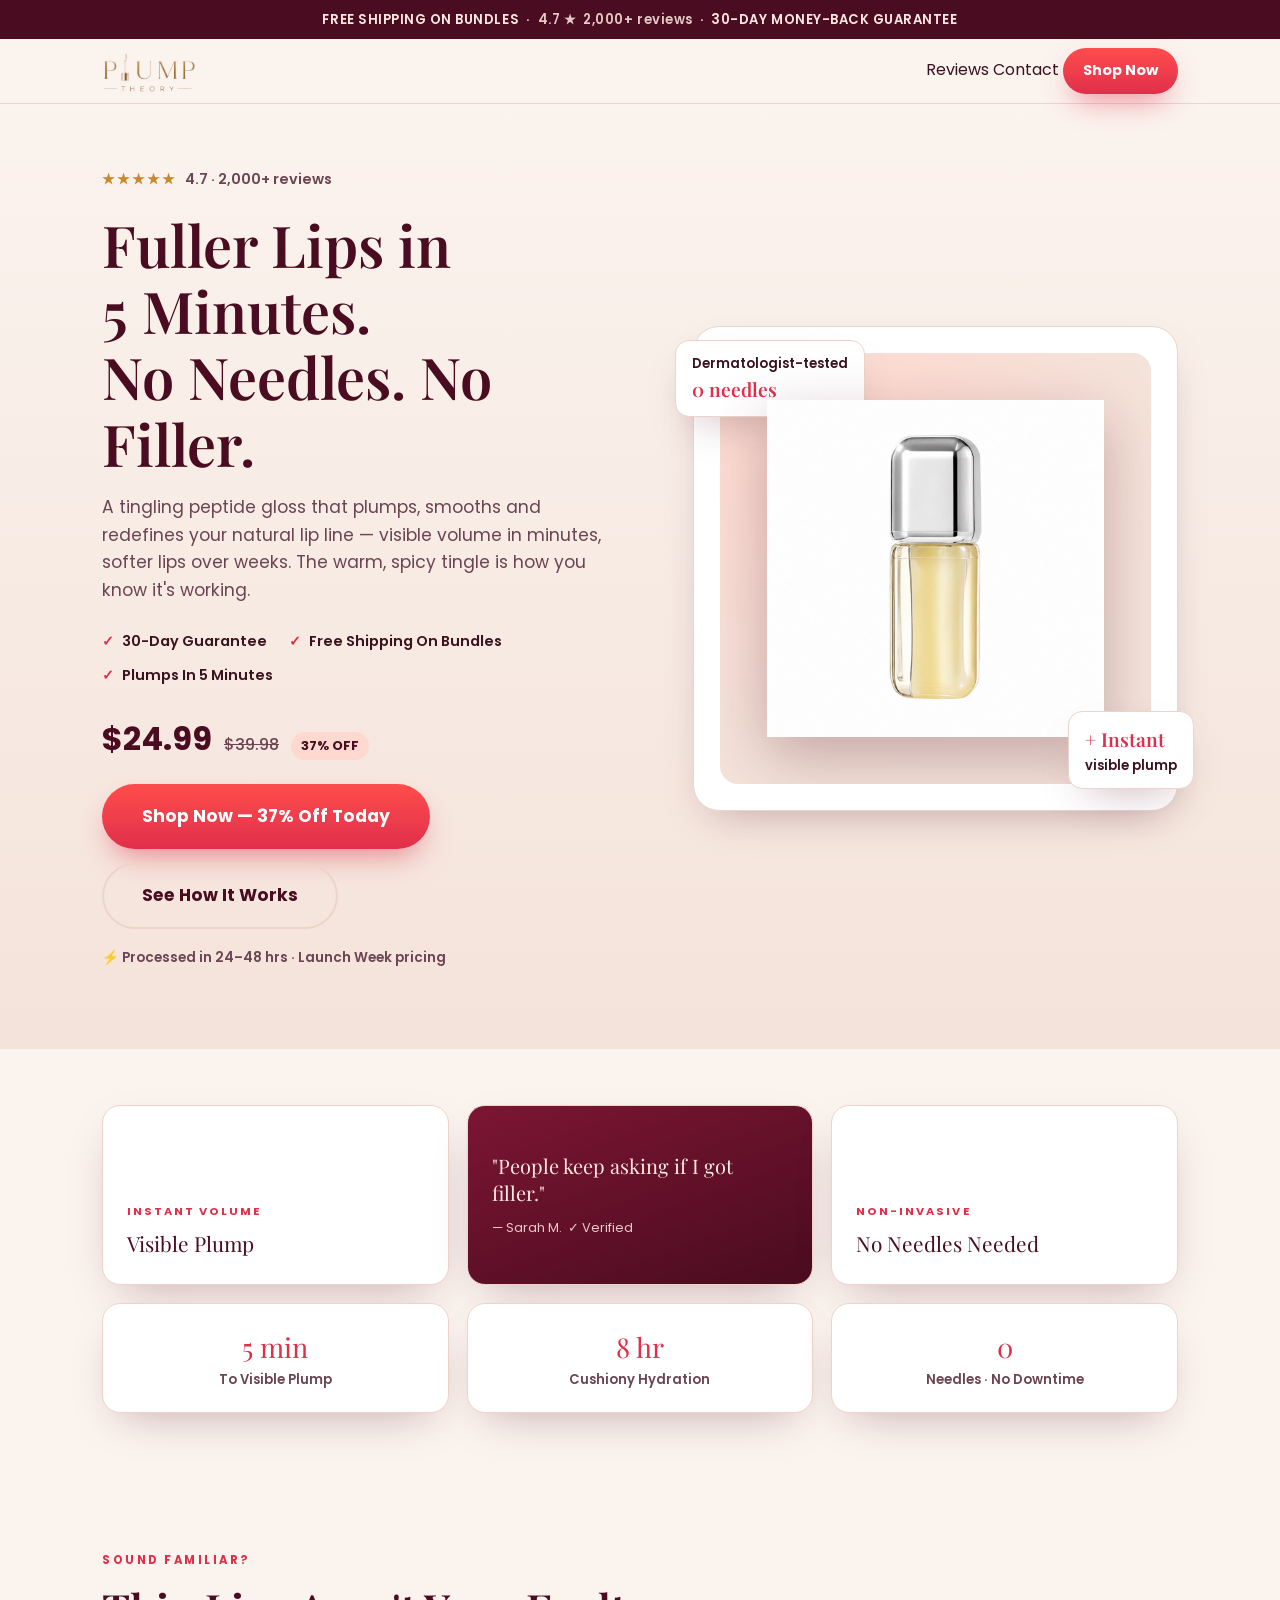
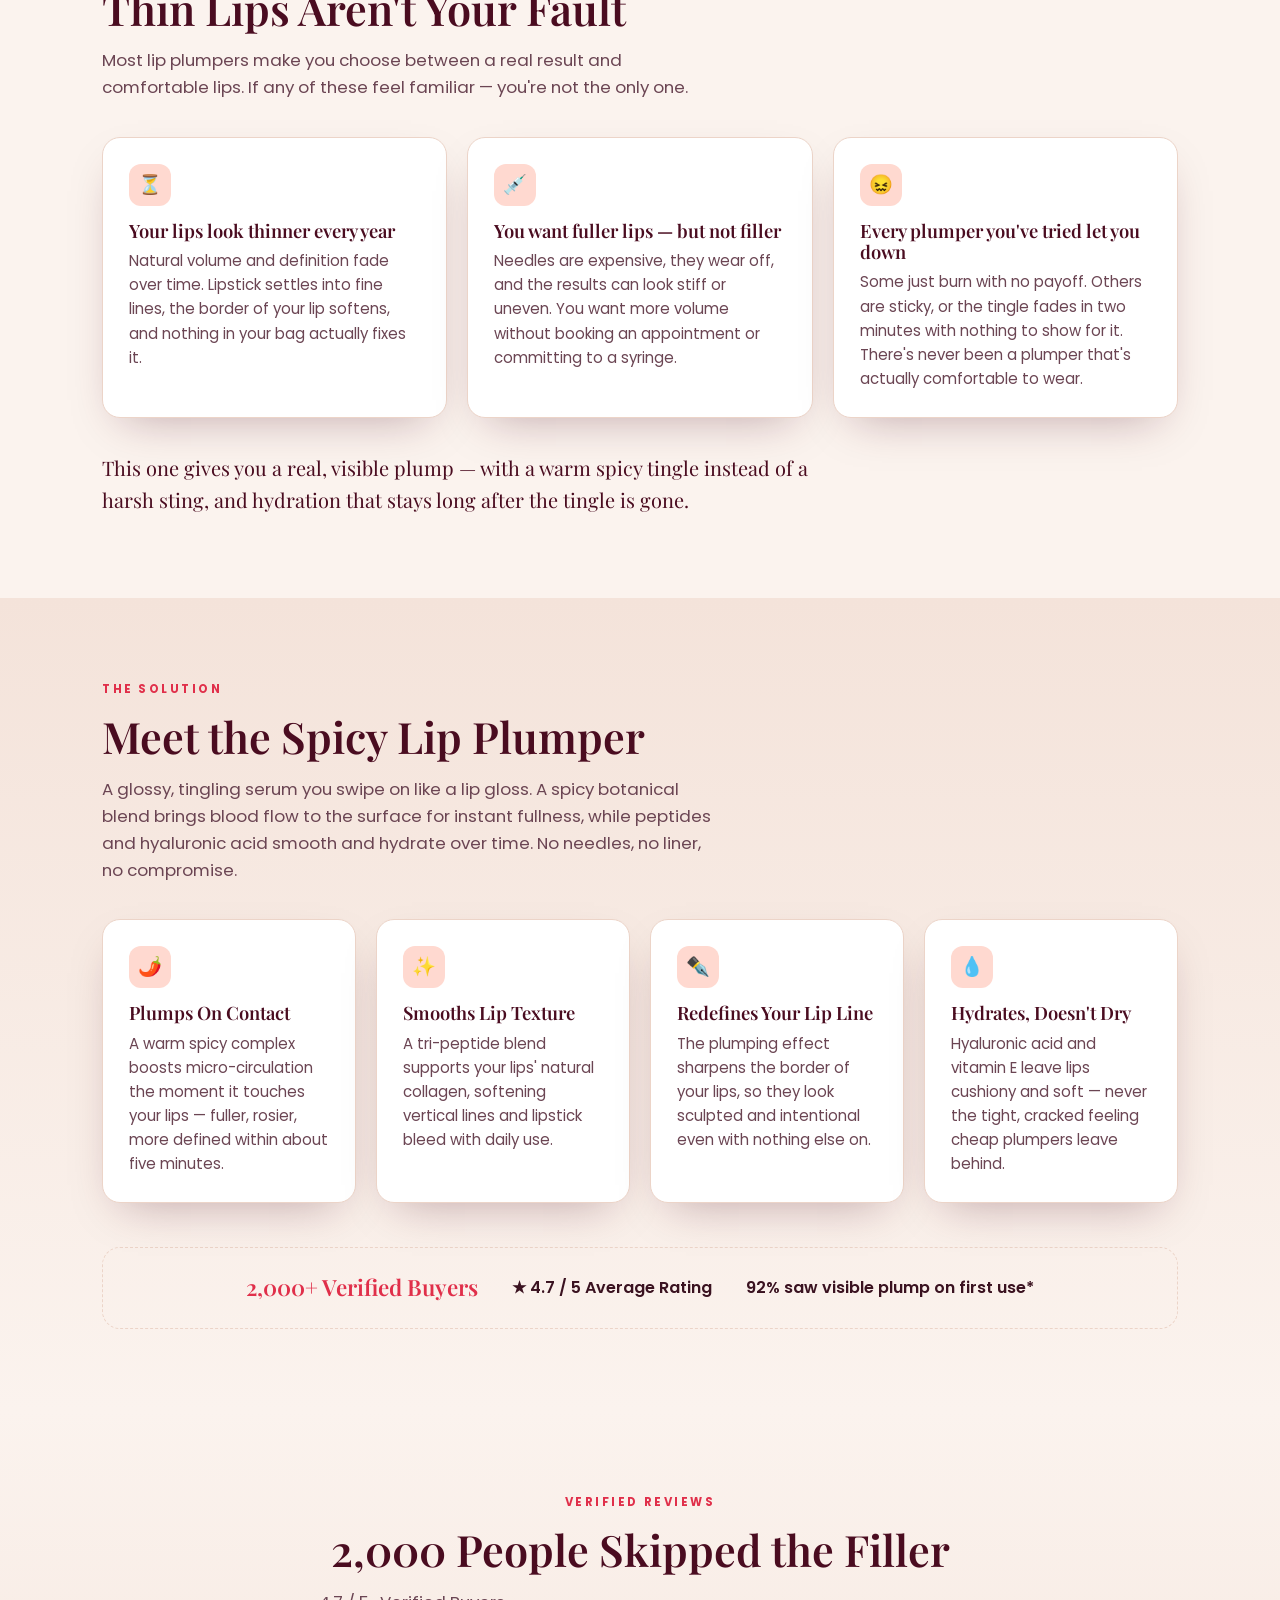
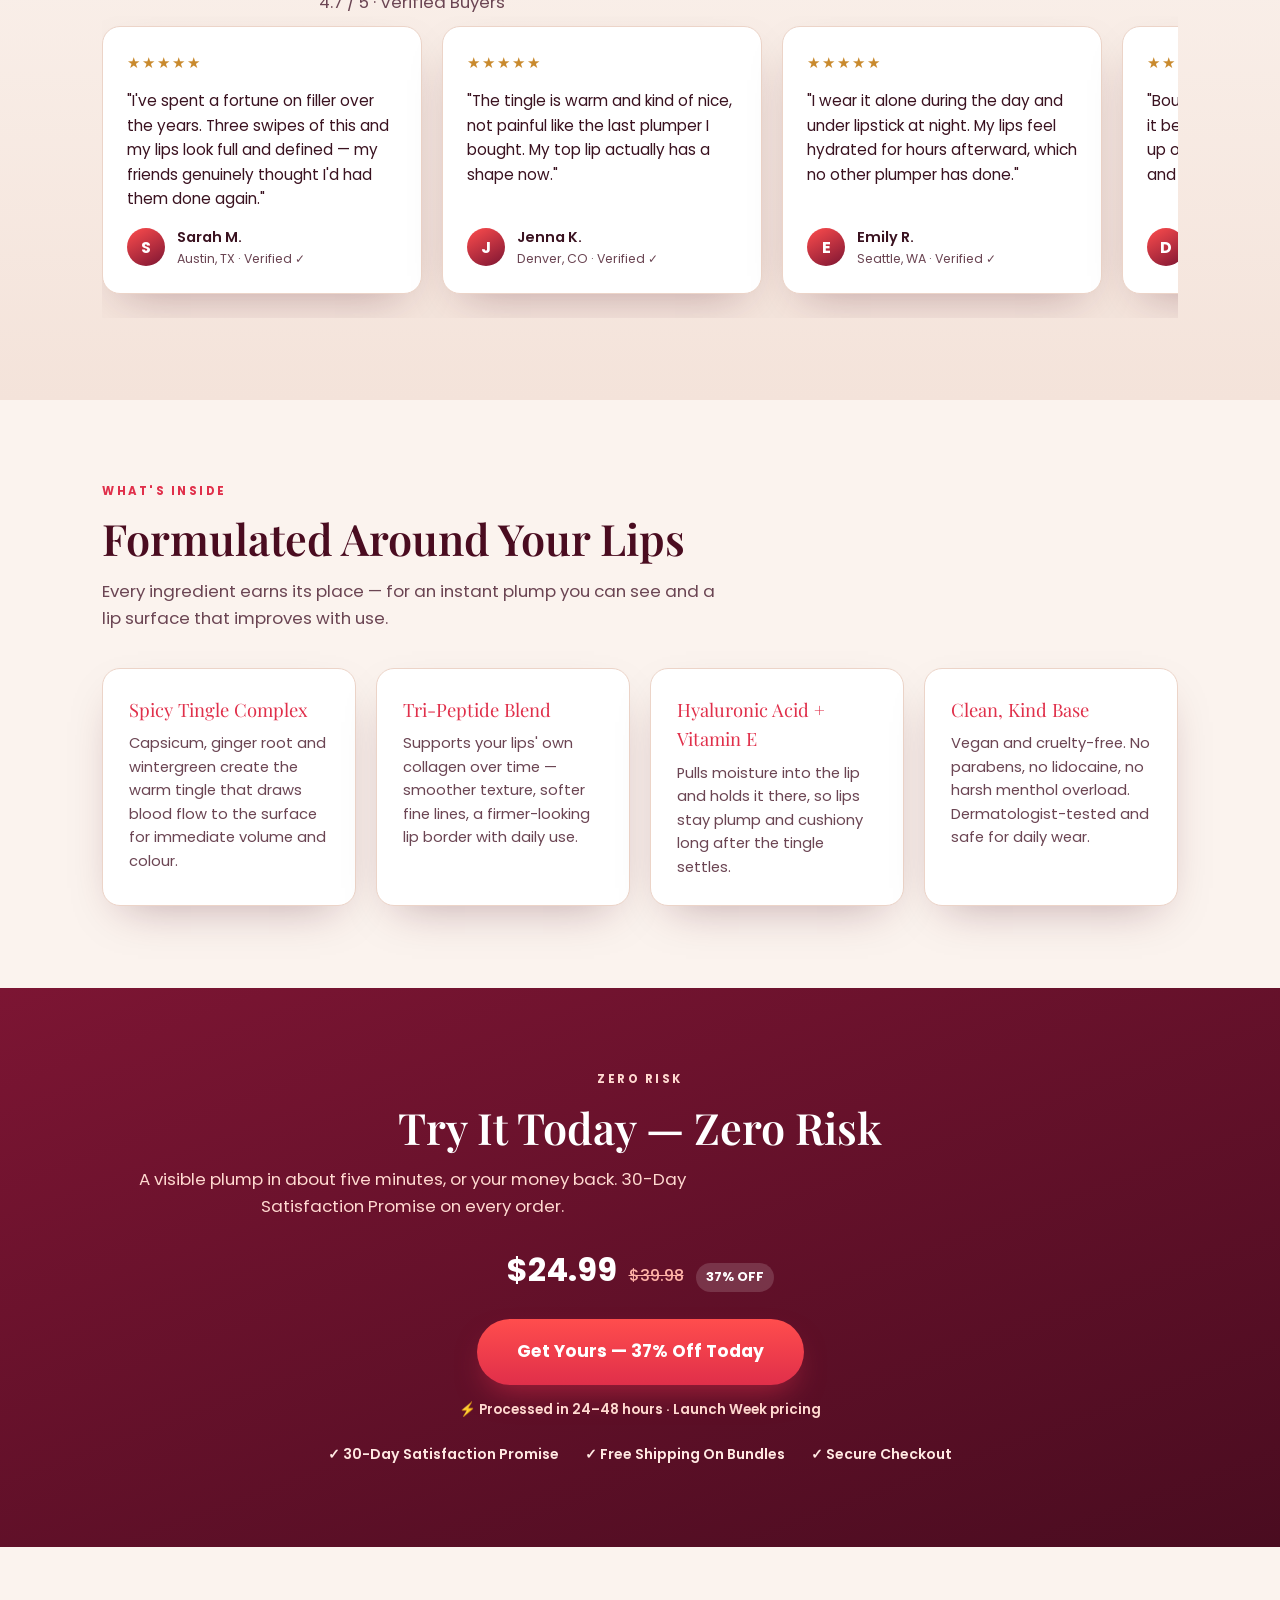
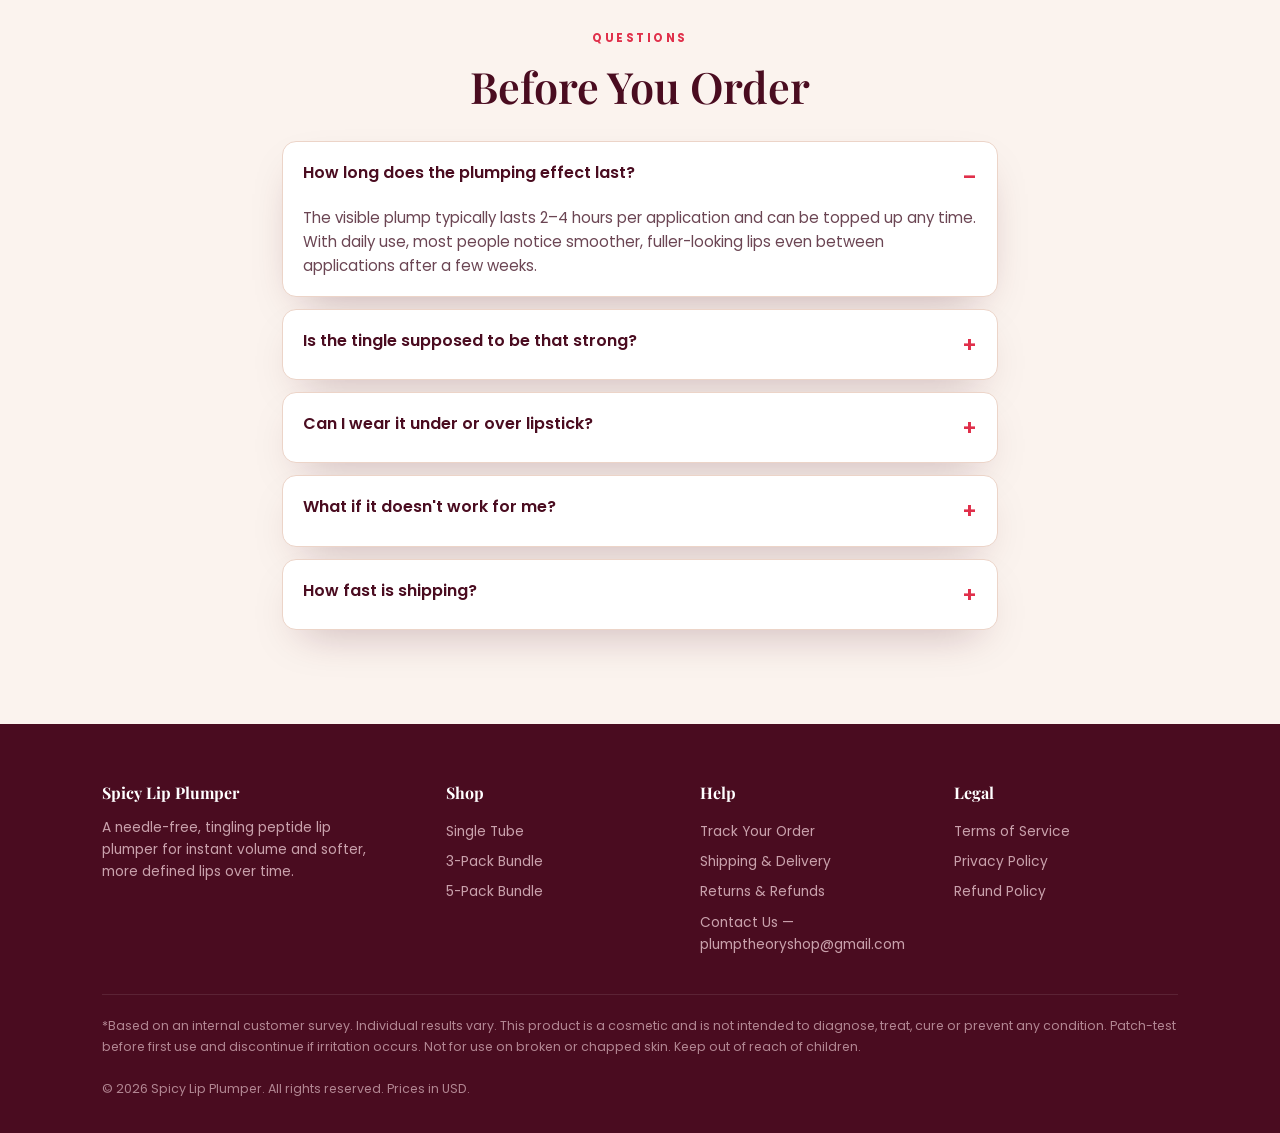
<file: index.html>
<!DOCTYPE html>
<html lang="en">
<head>
<meta charset="UTF-8">
<meta name="viewport" content="width=device-width, initial-scale=1">
<title>Spicy Lip Plumper</title>
<!--
  ONE-PRODUCT DROPSHIPPING STORE TEMPLATE — "Spicy Lip Plumper"
  Structure mirrors sonasleep.shop, section for section, rewritten for a skincare / lip product.
  No brand name is used anywhere. Replace the copy, prices, review text and links with your own.
  All testimonials below are SAMPLE PLACEHOLDER TEXT — swap them for real, verifiable reviews
  before you take payments. Cosmetic claims should be checked against your supplier's approved wording.
-->
<style>
  @import url('https://fonts.googleapis.com/css2?family=Playfair+Display:wght@500;600;700&family=Poppins:wght@400;500;600;700&display=swap');
  :root{
    --bg:#fbf3ee;
    --bg-2:#f4e3da;
    --ink:#3a1220;
    --ink-soft:#6b4553;
    --wine:#7c1533;
    --wine-deep:#4a0c20;
    --coral:#ff4d4d;
    --coral-deep:#e02f4a;
    --blush:#ffd9d0;
    --gold:#c98a2e;
    --card:#ffffff;
    --line:#ecd4c8;
    --radius:18px;
    --shadow:0 18px 45px -20px rgba(74,12,32,.35);
    --maxw:1120px;
    --font:'Poppins',-apple-system,BlinkMacSystemFont,'Segoe UI',Roboto,Helvetica,Arial,sans-serif;
    --serif:'Playfair Display',Georgia,'Times New Roman',serif;
  }
  @media (prefers-color-scheme:dark){
    :root:not([data-theme="light"]){
      --bg:#1c0a12;
      --bg-2:#2a0f1b;
      --ink:#fbe9e4;
      --ink-soft:#d3a7b1;
      --wine:#ff6f91;
      --wine-deep:#ffd9d0;
      --card:#2b1019;
      --line:#472030;
      --blush:#5a2233;
      --shadow:0 18px 45px -20px rgba(0,0,0,.6);
    }
  }
  *{box-sizing:border-box;margin:0;padding:0}
  html{scroll-behavior:smooth}
  body{
    font-family:var(--font);
    background:var(--bg);
    color:var(--ink);
    line-height:1.6;
    -webkit-font-smoothing:antialiased;
  }
  img{max-width:100%;display:block}
  a{color:inherit;text-decoration:none}
  .wrap{max-width:var(--maxw);margin:0 auto;padding:0 22px}
  .eyebrow{
    font-size:.72rem;font-weight:700;letter-spacing:.22em;text-transform:uppercase;
    color:var(--coral-deep);margin-bottom:14px;
  }
  h1,h2,h3{font-family:var(--serif);line-height:1.15;font-weight:600}
  h2{font-size:clamp(1.8rem,4vw,2.7rem);margin-bottom:14px;color:var(--wine-deep)}
  .section{padding:82px 0}
  .section.tight{padding:56px 0}
  .lead{font-size:1.05rem;color:var(--ink-soft);max-width:620px}
  .center{text-align:center}
  .center .lead{margin:0 auto}

  /* Buttons */
  .btn{
    display:inline-flex;align-items:center;justify-content:center;gap:10px;
    background:linear-gradient(180deg,var(--coral),var(--coral-deep));
    color:#fff;font-weight:700;font-size:1rem;
    padding:16px 30px;border-radius:999px;border:0;cursor:pointer;
    box-shadow:0 14px 30px -10px rgba(224,47,74,.6);
    transition:transform .15s ease,box-shadow .15s ease;
  }
  .btn:hover{transform:translateY(-2px);box-shadow:0 20px 38px -10px rgba(224,47,74,.7)}
  .btn.ghost{
    background:transparent;color:var(--wine-deep);
    box-shadow:inset 0 0 0 2px var(--line);
  }
  .btn.big{padding:19px 40px;font-size:1.08rem}

  /* Announcement bar */
  .announce{
    background:var(--wine-deep);color:#ffe9e2;
    font-size:.82rem;font-weight:600;letter-spacing:.04em;
    text-align:center;padding:9px 14px;
  }
  .announce span{opacity:.85}

  /* Nav */
  .nav{
    position:sticky;top:0;z-index:50;
    background:color-mix(in srgb,var(--bg) 88%,transparent);
    backdrop-filter:blur(10px);
    border-bottom:1px solid var(--line);
  }
  .nav .wrap{display:flex;align-items:center;justify-content:space-between;height:64px}
  .logo{font-family:var(--serif);font-weight:700;font-size:1.15rem;letter-spacing:.02em;color:var(--wine-deep)}
  .logo-img{height:44px;width:auto;display:block}
  .nav-cta{font-size:.9rem;padding:11px 20px}

  /* Hero */
  .hero{background:linear-gradient(180deg,var(--bg),var(--bg-2));overflow:hidden}
  .hero .wrap{
    display:grid;grid-template-columns:1.05fr .95fr;gap:54px;align-items:center;
    padding-top:64px;padding-bottom:80px;
  }
  .stars{display:flex;align-items:center;gap:8px;font-weight:600;font-size:.9rem;color:var(--ink-soft);margin-bottom:20px}
  .stars b{color:var(--gold);letter-spacing:2px}
  .hero h1{font-size:clamp(2.3rem,5.4vw,3.6rem);color:var(--wine-deep);margin-bottom:18px}
  .hero p.sub{font-size:1.08rem;color:var(--ink-soft);margin-bottom:26px;max-width:520px}
  .ticks{display:flex;flex-wrap:wrap;gap:10px 22px;margin-bottom:26px}
  .ticks li{list-style:none;font-size:.9rem;font-weight:600;display:flex;align-items:center;gap:8px}
  .ticks li::before{content:"✓";color:var(--coral-deep);font-weight:800}
  .price{display:flex;align-items:baseline;gap:12px;margin-bottom:20px}
  .price .now{font-size:2rem;font-weight:700;color:var(--wine-deep)}
  .price .was{text-decoration:line-through;color:var(--ink-soft);font-weight:500}
  .price .off{
    background:var(--blush);color:var(--wine-deep);font-weight:700;font-size:.8rem;
    padding:4px 10px;border-radius:999px;
  }
  .cta-row{display:flex;flex-wrap:wrap;gap:14px;margin-bottom:18px}
  .urgency{font-size:.85rem;color:var(--ink-soft);font-weight:600}
  .hero-media{position:relative}
  .hero-card{
    background:var(--card);border:1px solid var(--line);border-radius:26px;
    padding:26px;box-shadow:var(--shadow);
  }
  .hero-card .shot{
    aspect-ratio:1/1;border-radius:18px;overflow:hidden;
    background:radial-gradient(circle at 30% 25%,var(--blush),var(--bg-2) 70%);
    display:flex;align-items:center;justify-content:center;
  }
  .hero-card .shot img{width:78%;height:78%;object-fit:contain;filter:drop-shadow(0 20px 30px rgba(74,12,32,.28))}
  .float{
    position:absolute;background:var(--card);border:1px solid var(--line);
    border-radius:14px;padding:12px 16px;box-shadow:var(--shadow);font-size:.82rem;font-weight:600;
  }
  .float.one{top:14px;left:-18px}
  .float.two{bottom:22px;right:-16px}
  .float .big{font-family:var(--serif);font-size:1.2rem;color:var(--coral-deep);display:block}

  /* Feature tiles */
  .tiles{display:grid;grid-template-columns:repeat(3,1fr);gap:18px}
  .tile{
    background:var(--card);border:1px solid var(--line);border-radius:var(--radius);
    padding:24px;min-height:180px;display:flex;flex-direction:column;justify-content:flex-end;
    box-shadow:var(--shadow);
  }
  .tile .k{font-size:.7rem;font-weight:700;letter-spacing:.18em;text-transform:uppercase;color:var(--coral-deep);margin-bottom:6px}
  .tile .v{font-family:var(--serif);font-size:1.3rem;color:var(--wine-deep)}
  .tile.quote{background:linear-gradient(160deg,var(--wine),var(--wine-deep));color:#ffe9e2;justify-content:center}
  .tile.quote .q{font-family:var(--serif);font-size:1.25rem;line-height:1.35}
  .tile.quote .by{font-size:.8rem;margin-top:12px;opacity:.85}
  .stat-row{display:grid;grid-template-columns:repeat(3,1fr);gap:18px;margin-top:18px}
  .stat{background:var(--card);border:1px solid var(--line);border-radius:var(--radius);padding:22px;text-align:center;box-shadow:var(--shadow)}
  .stat .n{font-family:var(--serif);font-size:1.7rem;color:var(--coral-deep)}
  .stat .l{font-size:.82rem;color:var(--ink-soft);font-weight:600}

  /* Problem / solution cards */
  .grid-3{display:grid;grid-template-columns:repeat(3,1fr);gap:20px;margin-top:36px}
  .grid-4{display:grid;grid-template-columns:repeat(4,1fr);gap:20px;margin-top:36px}
  .pcard{
    background:var(--card);border:1px solid var(--line);border-radius:var(--radius);
    padding:26px;box-shadow:var(--shadow);
  }
  .pcard h3{font-size:1.15rem;margin-bottom:8px;color:var(--wine-deep)}
  .pcard p{font-size:.94rem;color:var(--ink-soft)}
  .pcard .ic{
    width:42px;height:42px;border-radius:12px;background:var(--blush);
    display:flex;align-items:center;justify-content:center;font-size:1.2rem;margin-bottom:14px;
  }
  .closer{
    margin-top:34px;font-family:var(--serif);font-size:1.25rem;color:var(--wine-deep);
    max-width:720px;
  }
  .solution{background:linear-gradient(180deg,var(--bg-2),var(--bg))}

  /* Social proof strip */
  .proof{
    display:flex;flex-wrap:wrap;align-items:center;justify-content:center;gap:12px 34px;
    margin-top:44px;padding:22px;border:1px dashed var(--line);border-radius:var(--radius);
    font-weight:600;
  }
  .proof .big{font-family:var(--serif);font-size:1.4rem;color:var(--coral-deep)}

  /* Reviews */
  .reviews{background:linear-gradient(180deg,var(--bg),var(--bg-2))}
  .rtrack{
    display:flex;gap:20px;overflow-x:auto;padding:10px 4px 24px;scroll-snap-type:x mandatory;
    -webkit-overflow-scrolling:touch;
  }
  .rtrack::-webkit-scrollbar{height:8px}
  .rtrack::-webkit-scrollbar-thumb{background:var(--line);border-radius:999px}
  .rcard{
    scroll-snap-align:start;flex:0 0 320px;background:var(--card);border:1px solid var(--line);
    border-radius:var(--radius);padding:24px;box-shadow:var(--shadow);display:flex;flex-direction:column;gap:14px;
  }
  .rcard .rs{color:var(--gold);letter-spacing:2px;font-size:.95rem}
  .rcard .rt{font-size:.96rem;color:var(--ink)}
  .rcard .ru{display:flex;align-items:center;gap:12px;margin-top:auto}
  .rcard .av{
    width:38px;height:38px;border-radius:50%;background:linear-gradient(150deg,var(--coral),var(--wine));
    color:#fff;display:flex;align-items:center;justify-content:center;font-weight:700;
  }
  .rcard .rn{font-weight:600;font-size:.9rem}
  .rcard .rl{font-size:.78rem;color:var(--ink-soft)}

  /* Specs */
  .scard{
    background:var(--card);border:1px solid var(--line);border-radius:var(--radius);
    padding:26px;box-shadow:var(--shadow);
  }
  .scard .h{font-family:var(--serif);font-size:1.15rem;color:var(--coral-deep);margin-bottom:8px}
  .scard p{font-size:.92rem;color:var(--ink-soft)}

  /* Final CTA */
  .final{background:linear-gradient(160deg,var(--wine),var(--wine-deep));color:#ffe9e2;text-align:center}
  .final h2{color:#fff}
  .final .lead{color:#ffd9d0}
  .final .price .now{color:#fff}
  .final .price .was{color:#ffb3a7}
  .final .price .off{background:rgba(255,255,255,.15);color:#fff}
  .final .price{justify-content:center;margin:24px 0}
  .final .badges{display:flex;gap:26px;justify-content:center;flex-wrap:wrap;margin-top:22px;font-weight:600;font-size:.88rem}

  /* FAQ */
  .faq details{
    background:var(--card);border:1px solid var(--line);border-radius:14px;
    padding:18px 20px;margin-bottom:12px;box-shadow:var(--shadow);
  }
  .faq summary{font-weight:600;cursor:pointer;list-style:none;display:flex;justify-content:space-between;gap:16px;color:var(--wine-deep)}
  .faq summary::-webkit-details-marker{display:none}
  .faq summary::after{content:"+";font-size:1.3rem;color:var(--coral-deep)}
  .faq details[open] summary::after{content:"–"}
  .faq p{margin-top:12px;color:var(--ink-soft);font-size:.94rem}

  /* Footer */
  footer{background:var(--wine-deep);color:#e9c7cf;padding:56px 0 34px;font-size:.86rem}
  footer .cols{display:grid;grid-template-columns:1.4fr 1fr 1fr 1fr;gap:30px;margin-bottom:34px}
  footer h4{font-family:var(--serif);color:#fff;margin-bottom:12px;font-size:1rem}
  footer a{display:block;padding:4px 0;opacity:.8}
  footer a:hover{opacity:1}
  footer .fine{border-top:1px solid rgba(255,255,255,.15);padding-top:20px;opacity:.65;font-size:.78rem;line-height:1.7}

  @media (max-width:900px){
    .hero .wrap{grid-template-columns:1fr;gap:40px}
    .tiles,.grid-3,.grid-4,.stat-row{grid-template-columns:1fr 1fr}
    footer .cols{grid-template-columns:1fr 1fr}
  }
  @media (max-width:560px){
    .section{padding:60px 0}
    .tiles,.grid-3,.grid-4,.stat-row,footer .cols{grid-template-columns:1fr}
    .float.one{left:6px}
    .float.two{right:6px}
    .cta-row .btn{width:100%}
  }
</style>
</head>
<body>

<!-- ============ ANNOUNCEMENT BAR ============ -->
<div class="announce">FREE SHIPPING ON BUNDLES &nbsp;·&nbsp; <span>4.7 ★ &nbsp;2,000+ reviews</span> &nbsp;·&nbsp; 30-DAY MONEY-BACK GUARANTEE</div>

<!-- ============ NAV ============ -->
<div class="nav">
  <div class="wrap">
    <a href="index.html" class="logo"><img class="logo-img" src="assets/logo.png" alt="Plump Theory" width="954" height="448"></a>
    <nav class="nav-links">
      <a href="#reviews">Reviews</a>
      <a href="mailto:plumptheoryshop@gmail.com">Contact</a>
      <a href="product.html" class="btn nav-cta">Shop Now</a>
    </nav>
  </div>
</div>

<!-- ============ HERO ============ -->
<header class="hero">
  <div class="wrap">
    <div>
      <div class="stars"><b>★★★★★</b> 4.7 · 2,000+ reviews</div>
      <h1>Fuller Lips in 5&nbsp;Minutes.<br>No Needles. No Filler.</h1>
      <p class="sub">A tingling peptide gloss that plumps, smooths and redefines your natural lip line — visible volume in minutes, softer lips over weeks. The warm, spicy tingle is how you know it's working.</p>
      <ul class="ticks">
        <li>30-Day Guarantee</li>
        <li>Free Shipping On Bundles</li>
        <li>Plumps In 5 Minutes</li>
      </ul>
      <div class="price">
        <span class="now">$24.99</span>
        <span class="was">$39.98</span>
        <span class="off">37% OFF</span>
      </div>
      <div class="cta-row">
        <a href="product.html" class="btn big">Shop Now — 37% Off Today</a>
        <a href="product.html" class="btn ghost big">See How It Works</a>
      </div>
      <p class="urgency">⚡ Processed in 24–48 hrs · Launch Week pricing</p>
    </div>

    <div class="hero-media">
      <div class="float one">Dermatologist-tested<span class="big">0 needles</span></div>
      <div class="hero-card">
        <div class="shot"><img src="[data-uri]" alt="Spicy lip plumper applicator"></div>
      </div>
      <div class="float two"><span class="big">+ Instant</span>visible plump</div>
    </div>
  </div>
</header>

<!-- ============ FEATURE TILES ============ -->
<section class="section tight">
  <div class="wrap">
    <div class="tiles">
      <div class="tile">
        <div class="k">Instant Volume</div>
        <div class="v">Visible Plump</div>
      </div>
      <div class="tile quote">
        <div class="q">"People keep asking if I got filler."</div>
        <div class="by">— Sarah M. &nbsp;✓ Verified</div>
      </div>
      <div class="tile">
        <div class="k">Non-Invasive</div>
        <div class="v">No Needles Needed</div>
      </div>
    </div>
    <div class="stat-row">
      <div class="stat"><div class="n">5 min</div><div class="l">To Visible Plump</div></div>
      <div class="stat"><div class="n">8 hr</div><div class="l">Cushiony Hydration</div></div>
      <div class="stat"><div class="n">0</div><div class="l">Needles · No Downtime</div></div>
    </div>
  </div>
</section>

<!-- ============ PROBLEM ============ -->
<section class="section" id="how">
  <div class="wrap">
    <div class="eyebrow">Sound Familiar?</div>
    <h2>Thin Lips Aren't Your Fault</h2>
    <p class="lead">Most lip plumpers make you choose between a real result and comfortable lips. If any of these feel familiar — you're not the only one.</p>
    <div class="grid-3">
      <div class="pcard">
        <div class="ic">⏳</div>
        <h3>Your lips look thinner every year</h3>
        <p>Natural volume and definition fade over time. Lipstick settles into fine lines, the border of your lip softens, and nothing in your bag actually fixes it.</p>
      </div>
      <div class="pcard">
        <div class="ic">💉</div>
        <h3>You want fuller lips — but not filler</h3>
        <p>Needles are expensive, they wear off, and the results can look stiff or uneven. You want more volume without booking an appointment or committing to a syringe.</p>
      </div>
      <div class="pcard">
        <div class="ic">😖</div>
        <h3>Every plumper you've tried let you down</h3>
        <p>Some just burn with no payoff. Others are sticky, or the tingle fades in two minutes with nothing to show for it. There's never been a plumper that's actually comfortable to wear.</p>
      </div>
    </div>
    <p class="closer">This one gives you a real, visible plump — with a warm spicy tingle instead of a harsh sting, and hydration that stays long after the tingle is gone.</p>
  </div>
</section>

<!-- ============ SOLUTION ============ -->
<section class="section solution">
  <div class="wrap">
    <div class="eyebrow">The Solution</div>
    <h2>Meet the Spicy Lip Plumper</h2>
    <p class="lead">A glossy, tingling serum you swipe on like a lip gloss. A spicy botanical blend brings blood flow to the surface for instant fullness, while peptides and hyaluronic acid smooth and hydrate over time. No needles, no liner, no compromise.</p>
    <div class="grid-4">
      <div class="pcard">
        <div class="ic">🌶️</div>
        <h3>Plumps On Contact</h3>
        <p>A warm spicy complex boosts micro-circulation the moment it touches your lips — fuller, rosier, more defined within about five minutes.</p>
      </div>
      <div class="pcard">
        <div class="ic">✨</div>
        <h3>Smooths Lip Texture</h3>
        <p>A tri-peptide blend supports your lips' natural collagen, softening vertical lines and lipstick bleed with daily use.</p>
      </div>
      <div class="pcard">
        <div class="ic">✒️</div>
        <h3>Redefines Your Lip Line</h3>
        <p>The plumping effect sharpens the border of your lips, so they look sculpted and intentional even with nothing else on.</p>
      </div>
      <div class="pcard">
        <div class="ic">💧</div>
        <h3>Hydrates, Doesn't Dry</h3>
        <p>Hyaluronic acid and vitamin E leave lips cushiony and soft — never the tight, cracked feeling cheap plumpers leave behind.</p>
      </div>
    </div>
    <div class="proof">
      <span class="big">2,000+ Verified Buyers</span>
      <span>★ 4.7 / 5 Average Rating</span>
      <span>92% saw visible plump on first use*</span>
    </div>
  </div>
</section>

<!-- ============ REVIEWS ============ -->
<section class="section reviews" id="reviews">
  <div class="wrap">
    <div class="eyebrow center">Verified Reviews</div>
    <h2 class="center">2,000 People Skipped the Filler</h2>
    <p class="lead center">4.7 / 5 · Verified Buyers</p>
    <!-- SAMPLE reviews — replace with real, verifiable customer reviews before selling -->
    <div class="rtrack">
      <div class="rcard">
        <div class="rs">★★★★★</div>
        <div class="rt">"I've spent a fortune on filler over the years. Three swipes of this and my lips look full and defined — my friends genuinely thought I'd had them done again."</div>
        <div class="ru"><div class="av">S</div><div><div class="rn">Sarah M.</div><div class="rl">Austin, TX · Verified ✓</div></div></div>
      </div>
      <div class="rcard">
        <div class="rs">★★★★★</div>
        <div class="rt">"The tingle is warm and kind of nice, not painful like the last plumper I bought. My top lip actually has a shape now."</div>
        <div class="ru"><div class="av">J</div><div><div class="rn">Jenna K.</div><div class="rl">Denver, CO · Verified ✓</div></div></div>
      </div>
      <div class="rcard">
        <div class="rs">★★★★★</div>
        <div class="rt">"I wear it alone during the day and under lipstick at night. My lips feel hydrated for hours afterward, which no other plumper has done."</div>
        <div class="ru"><div class="av">E</div><div><div class="rn">Emily R.</div><div class="rl">Seattle, WA · Verified ✓</div></div></div>
      </div>
      <div class="rcard">
        <div class="rs">★★★★★</div>
        <div class="rt">"Bought it half-expecting to return it because of the guarantee. Ended up ordering the 3-pack. It just works and it doesn't dry my lips out."</div>
        <div class="ru"><div class="av">D</div><div><div class="rn">Dana L.</div><div class="rl">Chicago, IL · Verified ✓</div></div></div>
      </div>
      <div class="rcard">
        <div class="rs">★★★★★</div>
        <div class="rt">"My lipstick used to bleed into the lines around my mouth. A few weeks of using this every morning and that's basically stopped."</div>
        <div class="ru"><div class="av">M</div><div><div class="rn">Maria T.</div><div class="rl">Miami, FL · Verified ✓</div></div></div>
      </div>
      <div class="rcard">
        <div class="rs">★★★★★</div>
        <div class="rt">"41 and my lips had started to thin out. This gave me back the fullness I had in my 20s without an appointment. I keep one in every bag."</div>
        <div class="ru"><div class="av">C</div><div><div class="rn">Chris P.</div><div class="rl">Portland, OR · Verified ✓</div></div></div>
      </div>
    </div>
  </div>
</section>

<!-- ============ SPECS / WHAT'S INSIDE ============ -->
<section class="section">
  <div class="wrap">
    <div class="eyebrow">What's Inside</div>
    <h2>Formulated Around Your Lips</h2>
    <p class="lead">Every ingredient earns its place — for an instant plump you can see and a lip surface that improves with use.</p>
    <div class="grid-4">
      <div class="scard">
        <div class="h">Spicy Tingle Complex</div>
        <p>Capsicum, ginger root and wintergreen create the warm tingle that draws blood flow to the surface for immediate volume and colour.</p>
      </div>
      <div class="scard">
        <div class="h">Tri-Peptide Blend</div>
        <p>Supports your lips' own collagen over time — smoother texture, softer fine lines, a firmer-looking lip border with daily use.</p>
      </div>
      <div class="scard">
        <div class="h">Hyaluronic Acid + Vitamin E</div>
        <p>Pulls moisture into the lip and holds it there, so lips stay plump and cushiony long after the tingle settles.</p>
      </div>
      <div class="scard">
        <div class="h">Clean, Kind Base</div>
        <p>Vegan and cruelty-free. No parabens, no lidocaine, no harsh menthol overload. Dermatologist-tested and safe for daily wear.</p>
      </div>
    </div>
  </div>
</section>

<!-- ============ FINAL CTA / GUARANTEE ============ -->
<section class="section final" id="buy">
  <div class="wrap">
    <div class="eyebrow" style="color:#ffd9d0">Zero Risk</div>
    <h2>Try It Today — Zero Risk</h2>
    <p class="lead">A visible plump in about five minutes, or your money back. 30-Day Satisfaction Promise on every order.</p>
    <div class="price">
      <span class="now">$24.99</span>
      <span class="was">$39.98</span>
      <span class="off">37% OFF</span>
    </div>
    <a href="product.html" class="btn big">Get Yours — 37% Off Today</a>
    <p class="urgency" style="color:#ffd9d0;margin-top:14px">⚡ Processed in 24–48 hours · Launch Week pricing</p>
    <div class="badges">
      <span>✓ 30-Day Satisfaction Promise</span>
      <span>✓ Free Shipping On Bundles</span>
      <span>✓ Secure Checkout</span>
    </div>
  </div>
</section>

<!-- ============ FAQ ============ -->
<section class="section faq">
  <div class="wrap" style="max-width:760px">
    <div class="eyebrow center">Questions</div>
    <h2 class="center">Before You Order</h2>
    <div style="margin-top:30px">
      <details open>
        <summary>How long does the plumping effect last?</summary>
        <p>The visible plump typically lasts 2–4 hours per application and can be topped up any time. With daily use, most people notice smoother, fuller-looking lips even between applications after a few weeks.</p>
      </details>
      <details>
        <summary>Is the tingle supposed to be that strong?</summary>
        <p>A warm, tingly sensation for the first few minutes is normal and means the circulation-boosting actives are working. It should feel spicy, not painful. Start with one layer and build up as your lips get used to it.</p>
      </details>
      <details>
        <summary>Can I wear it under or over lipstick?</summary>
        <p>Both. Wear it alone as a glossy tint, as a base before lip liner and lipstick, or dab it over the top for extra shine and volume.</p>
      </details>
      <details>
        <summary>What if it doesn't work for me?</summary>
        <p>You're covered by our 30-Day Money-Back Guarantee. If you're not happy with your results, contact us for a full refund — no need to send the tube back.</p>
      </details>
      <details>
        <summary>How fast is shipping?</summary>
        <p>Orders are processed within 24–48 hours. Delivery is typically 5–9 business days, with tracking emailed to you once your order ships. Bundles ship free.</p>
      </details>
    </div>
  </div>
</section>

<!-- ============ FOOTER ============ -->
<footer>
  <div class="wrap">
    <div class="cols">
      <div>
        <h4>Spicy Lip Plumper</h4>
        <p style="opacity:.8;max-width:280px">A needle-free, tingling peptide lip plumper for instant volume and softer, more defined lips over time.</p>
      </div>
      <div>
        <h4>Shop</h4>
        <a href="product.html">Single Tube</a>
        <a href="product.html">3-Pack Bundle</a>
        <a href="product.html">5-Pack Bundle</a>
      </div>
      <div>
        <h4>Help</h4>
        <a href="#">Track Your Order</a>
        <a href="#">Shipping &amp; Delivery</a>
        <a href="#">Returns &amp; Refunds</a>
        <a href="mailto:plumptheoryshop@gmail.com">Contact Us — plumptheoryshop@gmail.com</a>
      </div>
      <div>
        <h4>Legal</h4>
        <a href="#">Terms of Service</a>
        <a href="#">Privacy Policy</a>
        <a href="#">Refund Policy</a>
      </div>
    </div>
    <div class="fine">
      *Based on an internal customer survey. Individual results vary. This product is a cosmetic and is not intended to diagnose, treat, cure or prevent any condition. Patch-test before first use and discontinue if irritation occurs. Not for use on broken or chapped skin. Keep out of reach of children.<br><br>
      © 2026 Spicy Lip Plumper. All rights reserved. Prices in USD.
    </div>
  </div>
</footer>

</body>
</html>
</file>
